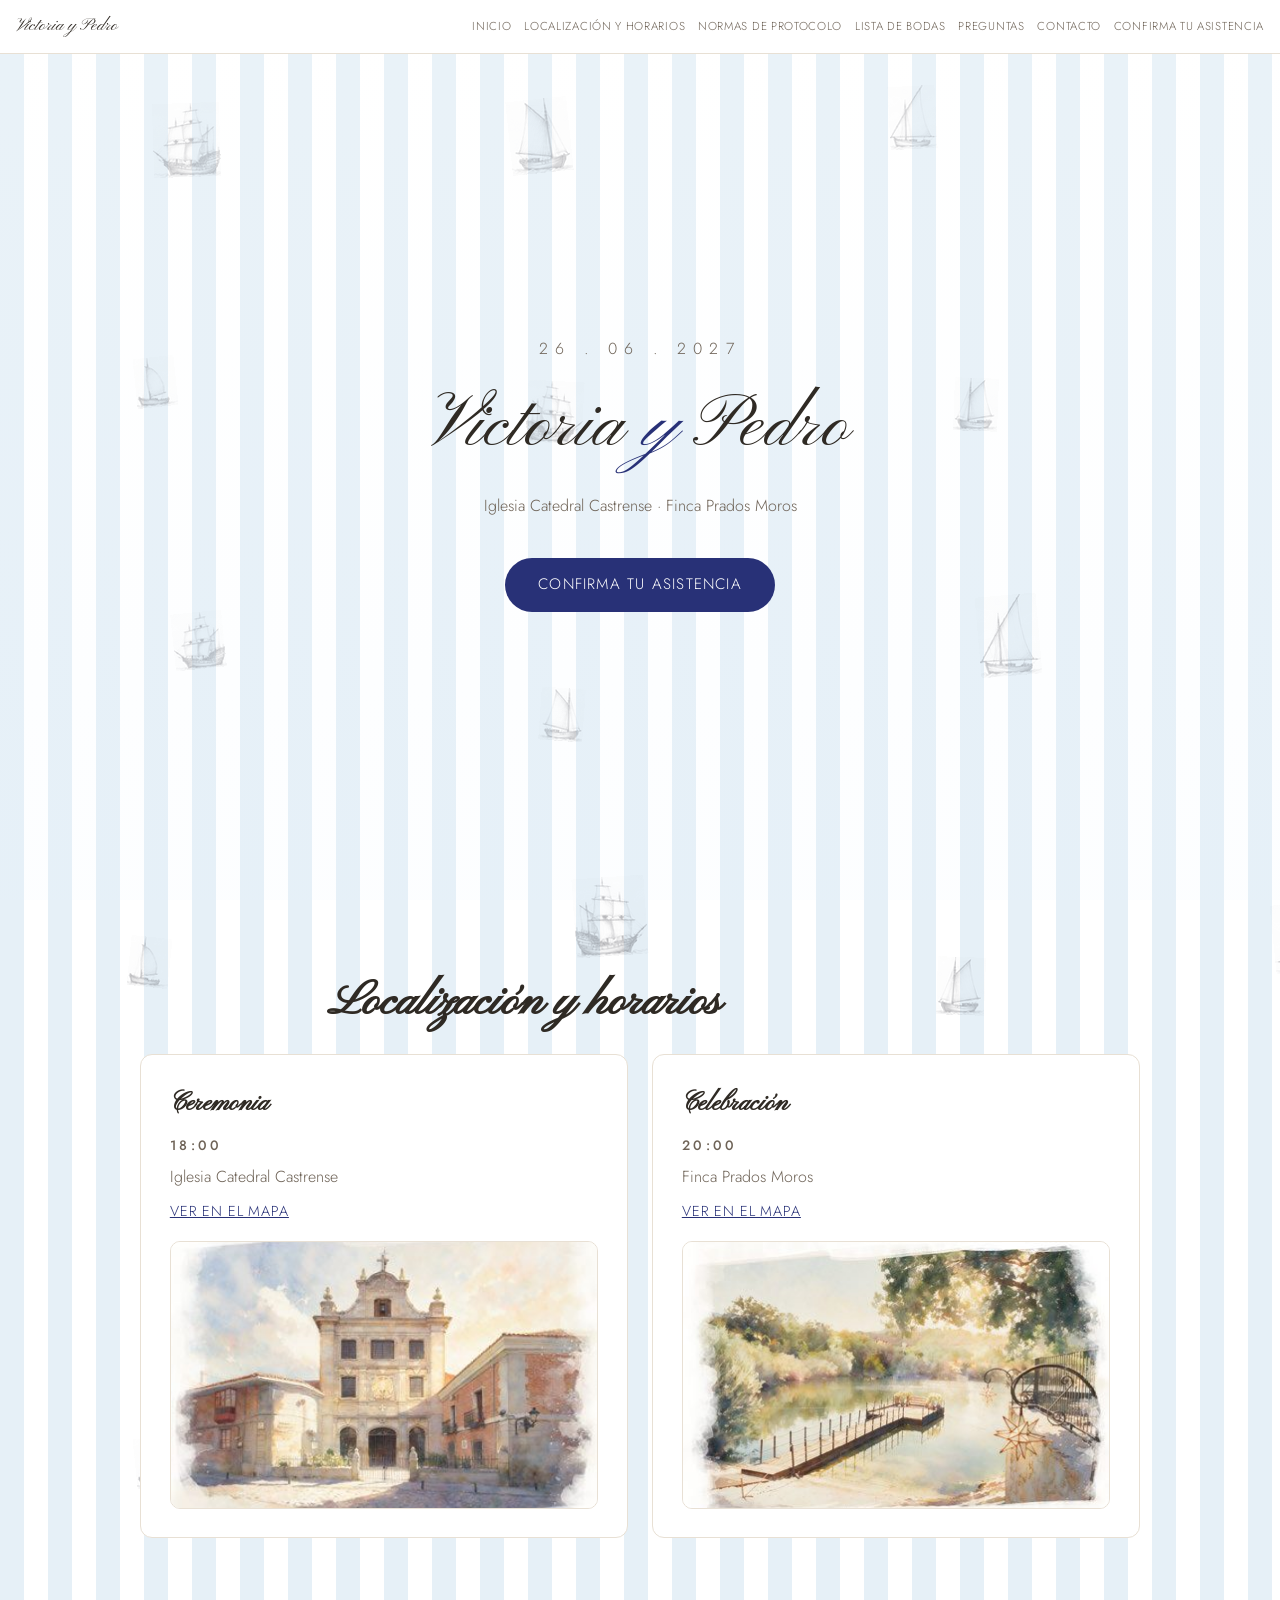
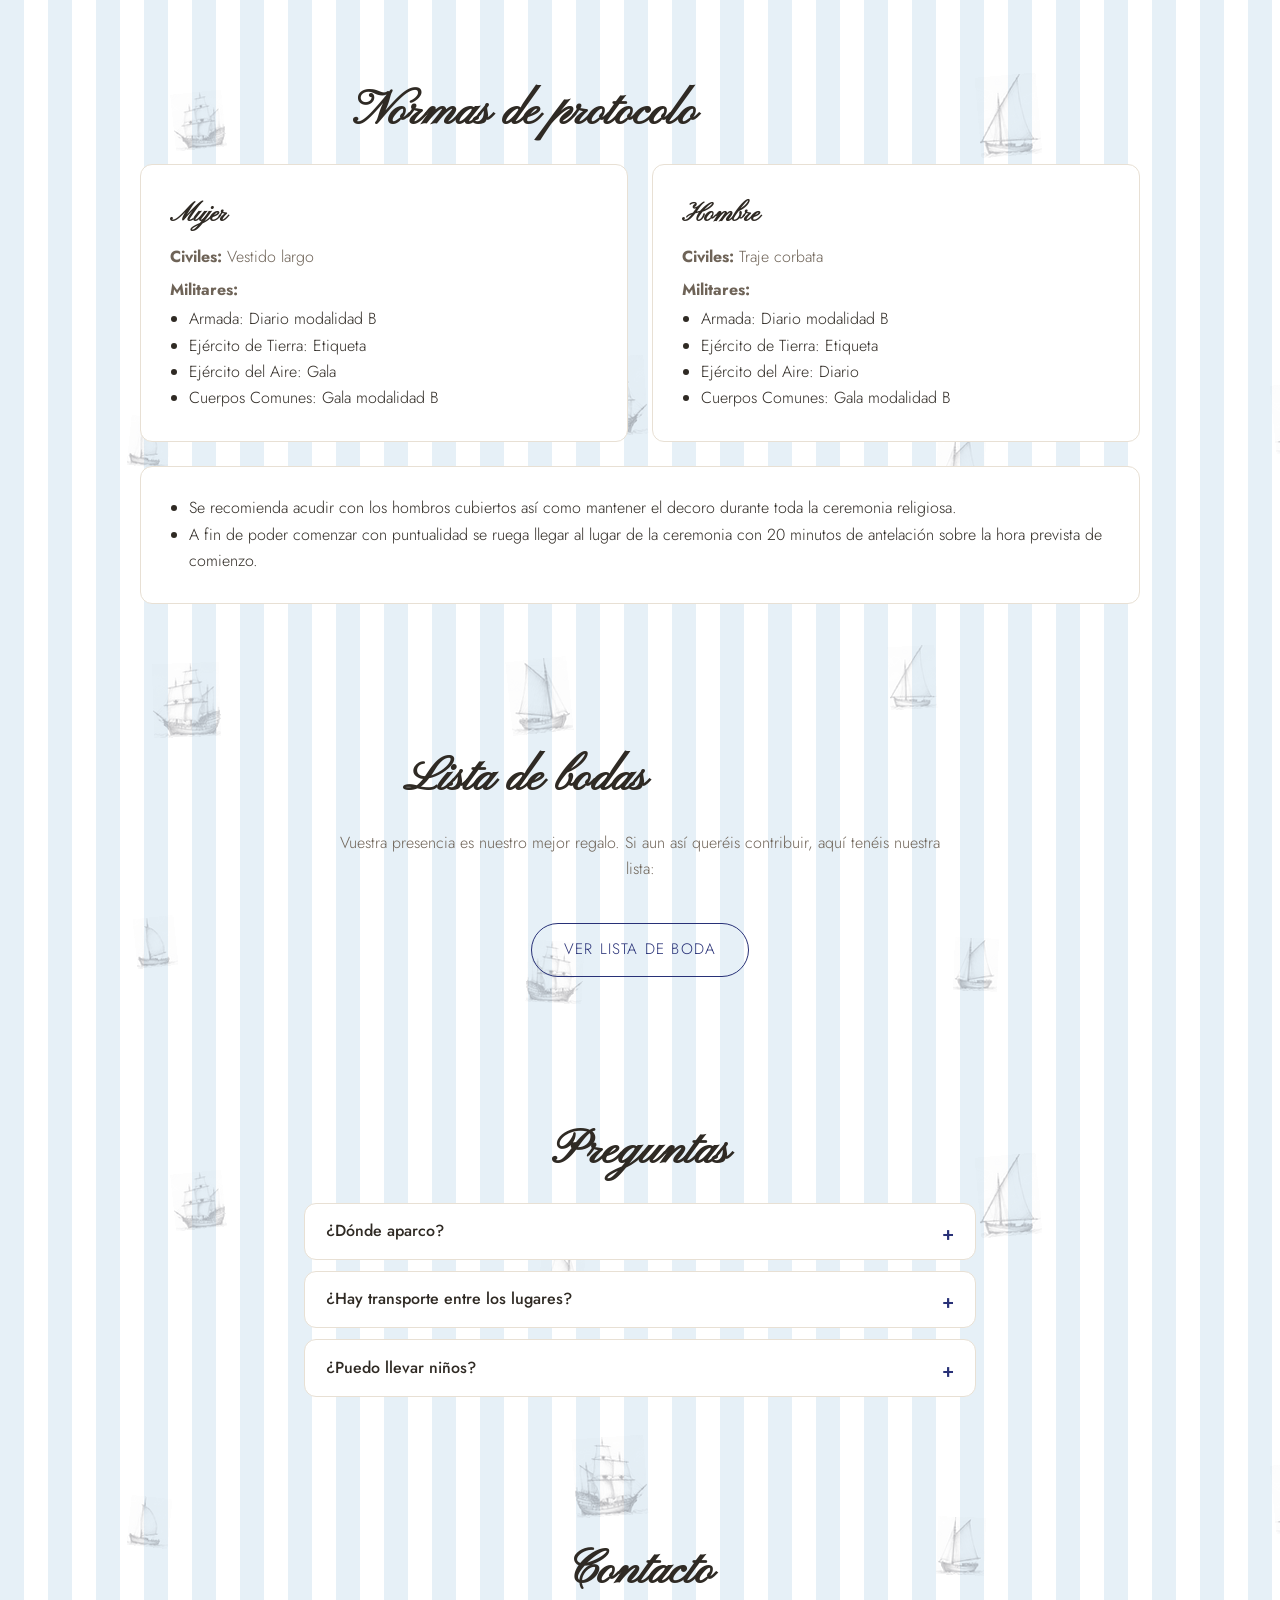
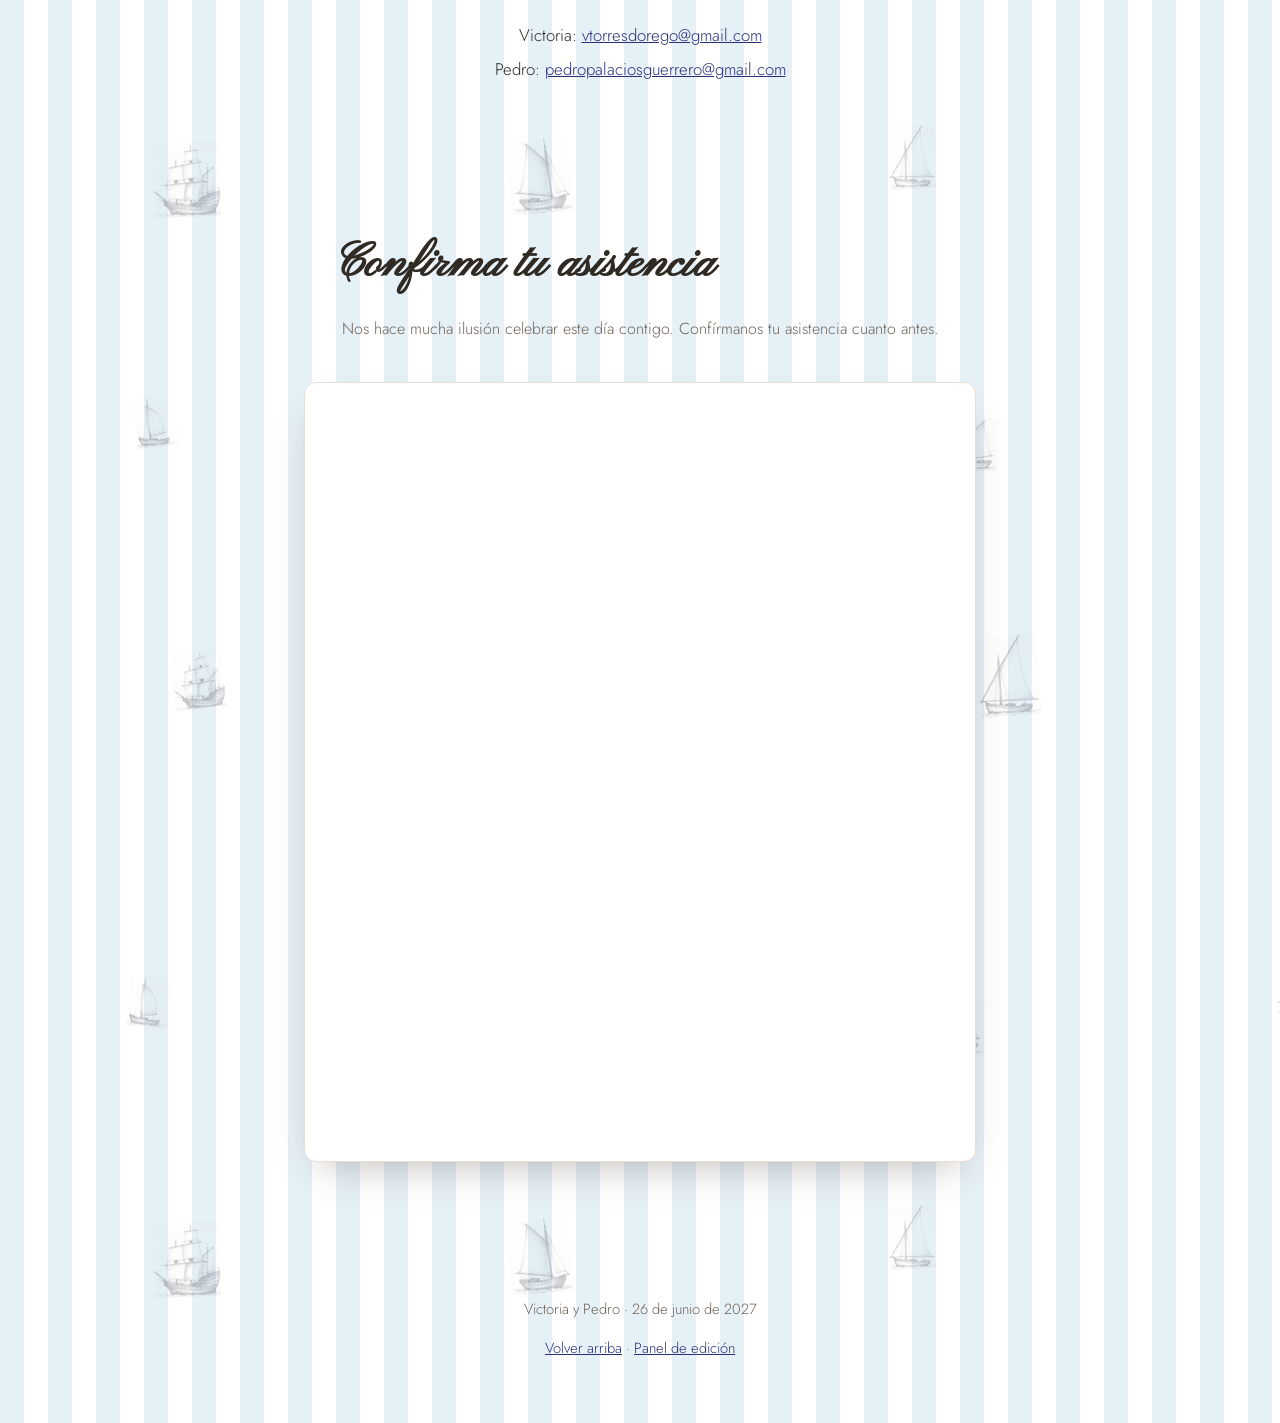
<file: index.html>
<!DOCTYPE html>
<html lang="es">
<head>
  <meta charset="UTF-8">
  <meta name="viewport" content="width=device-width, initial-scale=1.0">
  <title>Victoria y Pedro</title>
  <link rel="preconnect" href="https://fonts.googleapis.com">
  <link rel="preconnect" href="https://fonts.gstatic.com" crossorigin>
  <link href="https://fonts.googleapis.com/css2?family=Pinyon+Script:wght@400&family=Pinyon+Script:wght@400&family=Jost:wght@300;400;500&display=swap" rel="stylesheet">
  <link rel="stylesheet" href="styles.css">
  <style>:root{--bg:#e5f2ff;--bg-alt:#81a9d5;--accent:#283177;--accent-dark:#1700c2;--ink:#2f2a24;--font-display:"Pinyon Script",Georgia,serif;--font-secciones:"Pinyon Script",Georgia,serif;--font-body:"Jost",system-ui,sans-serif;}</style>
</head>
<body>
  <a class="skip-link" href="#contenido">Saltar al contenido</a>
  <nav class="topnav" aria-label="Navegación principal">
    <div class="nav-inner">
      <a class="brand" href="#inicio">Victoria y Pedro</a>
      <button class="nav-toggle" aria-label="Abrir menú" aria-expanded="false">☰</button>
      <ul class="nav-links" role="list"><li><a href="#inicio">Inicio</a></li><li><a href="#sec2">Localización y horarios</a></li><li><a href="#sec3">Normas de protocolo</a></li><li><a href="#sec4">Lista de bodas</a></li><li><a href="#sec5">Preguntas</a></li><li><a href="#sec6">Contacto</a></li><li><a href="#sec7">Confirma tu asistencia</a></li></ul>
    </div>
  </nav>
  <main id="contenido">
<header class="hero" id="inicio">
    <p class="hero-date">26 . 06 . 2027</p>
    <h1 class="hero-names">Victoria <span class="amp">y</span> Pedro</h1>
    <p class="hero-place">Iglesia Catedral Castrense · Finca Prados Moros</p>
    <a class="btn btn-primary" href="#rsvp">Confirma tu asistencia</a>
  </header>
<section class="section section-alt" id="sec2">
      <h2>Localización y horarios</h2>
      <div class="cards">
        <article class="card">
          <h3>Ceremonia</h3>
          <p class="card-time">18:00</p>
          <p>Iglesia Catedral Castrense</p>
          <p class="card-link"><a href="https://www.google.com/maps/search/?api=1&query=Iglesia%20Catedral%20Castrense" target="_blank" rel="noopener">Ver en el mapa</a></p>
          <img class="card-photo" src="fotos/ceremonia.jpg" alt="Foto de la Iglesia Catedral Castrense" loading="lazy" width="600" height="400">
        </article>
        <article class="card">
          <h3>Celebración</h3>
          <p class="card-time">20:00</p>
          <p>Finca Prados Moros</p>
          <p class="card-link"><a href="https://www.google.com/maps/search/?api=1&query=Finca%20Prados%20Moros" target="_blank" rel="noopener">Ver en el mapa</a></p>
          <img class="card-photo" src="fotos/celebracion.jpg" alt="Foto de Finca Prados Moros" loading="lazy" width="600" height="400">
        </article>
      </div>
    </section>
<section class="section section-alt" id="sec3">
      <h2>Normas de protocolo</h2>
      <div class="cards">
        <article class="card" style="text-align:left;">
          <h3>Mujer</h3>
          <p style="margin:0.2rem 0;"><strong>Civiles:</strong> Vestido largo</p>
          
      <p style="margin:0.4rem 0 0.2rem;"><strong>Militares:</strong></p>
      <ul style="margin:0;padding-left:1.2rem;">
        <li>Armada: Diario modalidad B</li>
        <li>Ejército de Tierra: Etiqueta</li>
        <li>Ejército del Aire: Gala</li>
        <li>Cuerpos Comunes: Gala modalidad B</li>
      </ul>
        </article>
        <article class="card" style="text-align:left;">
          <h3>Hombre</h3>
          <p style="margin:0.2rem 0;"><strong>Civiles:</strong> Traje corbata</p>
          
      <p style="margin:0.4rem 0 0.2rem;"><strong>Militares:</strong></p>
      <ul style="margin:0;padding-left:1.2rem;">
        <li>Armada: Diario modalidad B</li>
        <li>Ejército de Tierra: Etiqueta</li>
        <li>Ejército del Aire: Diario</li>
        <li>Cuerpos Comunes: Gala modalidad B</li>
      </ul>
        </article>
      </div>
      <div class="card" style="margin-top:1.5rem;text-align:left;">
        <ul style="margin:0;padding-left:1.2rem;"><li>Se recomienda acudir con los hombros cubiertos así como mantener el decoro durante toda la ceremonia religiosa.</li><li>A fin de poder comenzar con puntualidad se ruega llegar al lugar de la ceremonia con 20 minutos de antelación sobre la hora prevista de comienzo.</li></ul>
      </div>
    </section>
<section class="section section-alt" id="sec4">
      <h2>Lista de bodas</h2>
      <p class="lead">Vuestra presencia es nuestro mejor regalo. Si aun así queréis contribuir, aquí tenéis nuestra lista:</p>
      <a class="btn btn-ghost" href="#">Ver lista de boda</a>
    </section>
<section class="section" id="sec5"><h2>Preguntas</h2><div class="faq"><details><summary>¿Dónde aparco?</summary><p>Habrá parking habilitado.</p></details><details><summary>¿Hay transporte entre los lugares?</summary><p>Sí, habrá autobuses.</p></details><details><summary>¿Puedo llevar niños?</summary><p>¡Por supuesto!</p></details></div></section>
<section class="section" id="sec6"><h2>Contacto</h2>
      <p class="contact-line">Victoria: <a href="mailto:vtorresdorego@gmail.com">vtorresdorego@gmail.com</a></p>
      <p class="contact-line">Pedro: <a href="mailto:pedropalaciosguerrero@gmail.com">pedropalaciosguerrero@gmail.com</a></p></section>
<section class="section section-alt" id="rsvp"><h2>Confirma tu asistencia</h2>
      <p class="lead">Nos hace mucha ilusión celebrar este día contigo. Confírmanos tu asistencia cuanto antes.</p>
      <iframe class="form-embed" src="https://docs.google.com/forms/d/e/1FAIpQLScOudif9hrtqNxII0OQYhGFpOWDW09re_7pNz5BJBKnFUXWIw/viewform?usp=publish-editor&amp;embedded=true" loading="lazy" title="Formulario de asistencia">Cargando…</iframe>
    </section>
  </main>
  <footer class="footer">
    <p>Victoria y Pedro · 26 de junio de 2027</p>
    <p><a href="#inicio">Volver arriba</a> · <a href="panel.html">Panel de edición</a></p>
  </footer>
  <script>
    if (new URLSearchParams(location.search).get("fondo") === "estatico") {
      document.body.classList.add("fondo-estatico");
    }
    const navToggle = document.querySelector(".nav-toggle");
    const navLinks = document.querySelector(".nav-links");
    if (navToggle && navLinks) {
      navToggle.addEventListener("click", () => {
        const abierto = navLinks.classList.toggle("open");
        navToggle.setAttribute("aria-expanded", abierto);
      });
      navLinks.querySelectorAll("a").forEach((a) =>
        a.addEventListener("click", () => navLinks.classList.remove("open"))
      );
    }
  </script>
</body>
</html>
</file>
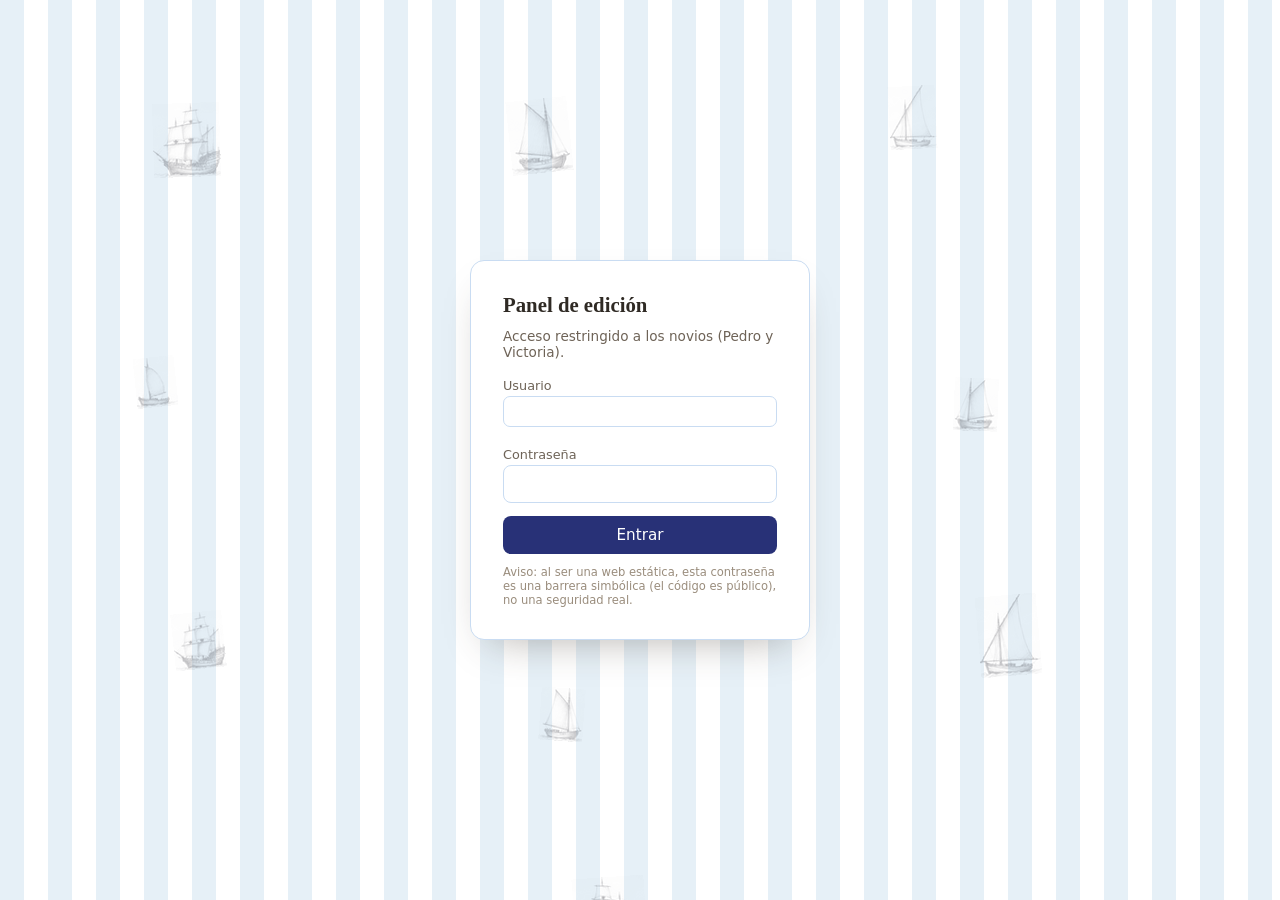
<file: panel.html>
<!DOCTYPE html>
<html lang="es">
<head>
  <meta charset="UTF-8">
  <meta name="viewport" content="width=device-width, initial-scale=1.0">
  <title>Panel de la web — acceso restringido</title>
  <style>
    * { box-sizing: border-box; }
    [hidden] { display: none !important; }
    html, body { height: 100%; }
    body {
      margin: 0;
      font-family: "Segoe UI", system-ui, sans-serif;
      display: flex;
      flex-direction: column;
      height: 100vh;
      height: 100svh;
      overflow: hidden;
      background: #eef4fb;
      color: #2f2a24;
    }
    .gate {
      position: fixed;
      inset: 0;
      z-index: 200;
      display: grid;
      place-items: center;
      background: #e5f2ff url("fondo.png") repeat;
      padding: 1.5rem;
    }
    .gate form {
      background: #fff;
      border: 1px solid #c9dcf2;
      border-radius: 14px;
      padding: 2rem;
      width: 100%;
      max-width: 340px;
      display: grid;
      gap: 0.7rem;
      box-shadow: 0 18px 40px -20px rgba(61, 50, 41, 0.4);
    }
    .gate h1 { font-size: 1.3rem; margin: 0; font-family: Georgia, serif; }
    .gate p { margin: 0; font-size: 0.85rem; color: #6e6357; }
    .gate label { font-size: 0.8rem; color: #6e6357; display: grid; gap: 0.2rem; }
    .gate input {
      font: inherit; font-size: 0.95rem; padding: 0.55rem 0.7rem;
      border: 1px solid #c9dcf2; border-radius: 8px;
    }
    .gate button {
      font: inherit; font-size: 0.95rem; padding: 0.6rem 1rem;
      border-radius: 8px; border: 0; background: #283177; color: #fff; cursor: pointer;
    }
    .gate .error { color: #b03a2e; font-size: 0.85rem; }
    .gate .aviso { font-size: 0.72rem; color: #9a8d7d; }
    header {
      flex: 0 0 auto;
      display: flex;
      align-items: center;
      gap: 0.6rem;
      padding: 0.6rem 1.2rem;
      background: #fff;
      border-bottom: 1px solid #c9dcf2;
    }
    header h1 { font-size: 1.05rem; margin: 0; flex: 1; }
    .pestana {
      font: inherit; font-size: 0.85rem; padding: 0.45rem 1rem;
      border-radius: 999px; border: 1px solid #283177; background: #fff; color: #283177; cursor: pointer;
    }
    .pestana.activa { background: #283177; color: #fff; }
    .contenido { display: flex; flex: 1; min-height: 0; }
    aside {
      flex: 0 0 360px;
      width: 360px;
      overflow-y: auto;
      min-height: 0;
      padding: 1.2rem;
      background: #fff;
      border-right: 1px solid #c9dcf2;
    }
    aside p.nota { font-size: 0.8rem; color: #6e6357; margin: 0 0 1rem; }
    .paleta { display: flex; flex-wrap: wrap; gap: 0.4rem; margin-bottom: 1rem; }
    .paleta button {
      font: inherit; font-size: 0.78rem; padding: 0.4rem 0.7rem;
      border-radius: 999px; border: 1px solid #283177; background: #fff; color: #283177; cursor: pointer;
    }
    .paleta button:hover { background: #283177; color: #fff; }
    .bloque {
      border: 1px solid #c9dcf2; border-radius: 10px; padding: 0.7rem; margin-bottom: 0.7rem; background: #f5f9fd;
    }
    .bloque .cabecera { display: flex; align-items: center; justify-content: space-between; margin-bottom: 0.4rem; }
    .bloque .cabecera strong { font-size: 0.85rem; }
    .bloque .ops button {
      font-size: 0.75rem; border: 1px solid #c9dcf2; background: #fff; border-radius: 6px; cursor: pointer; padding: 0.15rem 0.45rem; margin-left: 0.25rem;
    }
    .bloque .ops .borrar { color: #b03a2e; border-color: #f3c5c0; }
    label { display: block; font-size: 0.75rem; margin: 0.4rem 0 0.15rem; color: #6e6357; }
    input[type="text"], textarea {
      width: 100%; font: inherit; font-size: 0.85rem; padding: 0.4rem 0.55rem;
      border: 1px solid #c9dcf2; border-radius: 7px;
    }
    textarea { resize: vertical; }
    fieldset { border: 1px solid #c9dcf2; border-radius: 10px; margin: 0 0 1rem; padding: 0.8rem; }
    legend { font-size: 0.8rem; font-weight: 600; text-transform: uppercase; letter-spacing: 0.08em; color: #283177; }
    .fila-color { display: flex; align-items: center; gap: 0.6rem; margin-top: 0.5rem; }
    .fila-color label { margin: 0; flex: 1; }
    input[type="color"] { width: 44px; height: 30px; border: 1px solid #c9dcf2; border-radius: 6px; padding: 0; background: none; }
    .acciones { display: grid; gap: 0.5rem; margin-top: 0.8rem; }
    .acciones button { font: inherit; font-size: 0.88rem; padding: 0.6rem 1rem; border-radius: 8px; border: 1px solid #283177; cursor: pointer; }
    .primario { background: #283177; color: #fff; }
    .secundario { background: #fff; color: #283177; }
    main {
      flex: 1;
      min-width: 0;
      min-height: 0;
      padding: 0;
      display: flex;
      flex-direction: column;
    }
    #estado { font-size: 0.75rem; color: #b03a2e; padding: 0.3rem 0.8rem; background: #fff; border-bottom: 1px solid #c9dcf2; min-height: 1.2em; }
    iframe { width: 100%; flex: 1; min-height: 0; border: 0; background: #fff; transition: width 0.25s ease; }
    main.vp-movil { background: #d7e3f2; }
    main.vp-movil iframe { width: 390px; max-width: 100%; margin: 0 auto; border-left: 1px solid #c9dcf2; border-right: 1px solid #c9dcf2; }
    @media (max-width: 700px) {
      .contenido { flex-direction: column; }
      aside { flex: 0 0 45vh; width: auto; border-right: 0; border-bottom: 1px solid #c9dcf2; }
    }
  </style>
</head>
<body>
  <div class="gate" id="gate">
    <form id="login" autocomplete="off">
      <h1>Panel de edición</h1>
      <p>Acceso restringido a los novios (Pedro y Victoria).</p>
      <label>Usuario
        <input type="text" id="usuario" required>
      </label>
      <label>Contraseña
        <input type="password" id="clave" required>
      </label>
      <button type="submit">Entrar</button>
      <p class="error" id="error" hidden>Usuario o contraseña incorrectos.</p>
      <p class="aviso">Aviso: al ser una web estática, esta contraseña es una barrera simbólica (el código es público), no una seguridad real.</p>
    </form>
  </div>

  <div id="app" hidden style="display: flex; flex-direction: column; height: 100%;">
  <header>
    <h1>Panel de la web de la boda</h1>
    <button type="button" class="pestana activa" id="pest-bloques">Bloques</button>
    <button type="button" class="pestana" id="pest-datos">Colores y tipografías</button>
    <span style="flex:1"></span>
    <button type="button" class="pestana activa" id="vp-ordenador" title="Vista de ordenador">💻</button>
    <button type="button" class="pestana" id="vp-movil" title="Vista de móvil (390 px)">📱</button>
  </header>
  <div class="contenido">
  <aside>
    <p class="nota">Pestaña <b>Bloques</b>: estructura y textos de la página. Pestaña <b>Colores y tipografías</b>: fondo y estilos visuales. Abajo, descarga el resultado y el script que lo publica solo.</p>
    <div id="zona-bloques">
      <div class="paleta" id="paleta"></div>
      <div id="lista"></div>
    </div>
    <div id="zona-datos" hidden>
      <form id="formulario"></form>
    </div>
    <div class="acciones">
      <button type="button" class="primario" id="desc-html">Descargar index.html</button>
      <button type="button" class="primario" id="desc-json">Descargar datos.json</button>
      <button type="button" class="primario" id="desc-script">Descargar publicar.py (publica solo)</button>
      <button type="button" class="secundario" id="reiniciar">Volver a la página actual</button>
    </div>
  </aside>
  <main>
    <div id="estado"></div>
    <iframe id="vista" title="Vista previa"></iframe>
  </main>
  </div>
  </div>
  <script src="panel.js"></script>
</body>
</html>
</file>
<file: styles.css>
:root {
  --bg: #fdfcfa;
  --bg-alt: #f5f0e8;
  --ink: #2f2a24;
  --ink-soft: #6e6357;
  --accent: #a05c3b;
  --accent-dark: #844829;
  --card: #ffffff;
  --line: #e8e0d4;
  --radius: 12px;
  --font-display: "Cormorant Garamond", Georgia, serif;
  --font-body: "Jost", "Segoe UI", system-ui, sans-serif;
}

* {
  box-sizing: border-box;
}

html {
  scroll-behavior: smooth;
  scroll-padding-top: 72px;
}

body {
  margin: 0;
  font-family: var(--font-body);
  font-weight: 300;
  color: var(--ink);
  background-color: var(--bg);
  background-image: url("fondo.png");
  background-repeat: repeat;
  line-height: 1.65;
  overflow-x: hidden;
}

.skip-link {
  position: absolute;
  left: -9999px;
  top: 0;
  background: var(--ink);
  color: #fff;
  padding: 0.75rem 1rem;
  z-index: 100;
}

.skip-link:focus {
  left: 0;
}

/* ---------- Barra superior (siempre visible) ---------- */

.topnav {
  position: fixed;
  top: 0;
  left: 0;
  right: 0;
  z-index: 100;
  background: #ffffff;
  border-bottom: 1px solid var(--line);
}

.nav-inner {
  max-width: 1280px;
  margin: 0 auto;
  padding: 0.6rem 1rem;
  display: flex;
  align-items: center;
  justify-content: space-between;
  gap: 0.6rem;
}

.brand {
  font-family: var(--font-display);
  font-weight: 400;
  font-size: 1.15rem;
  color: var(--ink);
  text-decoration: none;
  white-space: nowrap;
}

.nav-links {
  list-style: none;
  display: flex;
  align-items: center;
  justify-content: flex-end;
  flex-wrap: wrap;
  gap: 0.25rem 0.8rem;
  margin: 0;
  padding: 0;
  white-space: nowrap;
}

.nav-links a {
  display: inline-block;
  padding: 0.45rem 0;
  color: var(--ink-soft);
  text-decoration: none;
  font-size: 0.72rem;
  text-transform: uppercase;
  letter-spacing: 0.06em;
  transition: color 0.2s ease;
}

.nav-links a:hover {
  color: var(--accent);
}

.nav-cta {
  background: var(--accent);
  color: #fff !important;
  padding: 0.45rem 1rem;
  border-radius: 999px;
}

.nav-toggle {
  display: none;
  background: none;
  border: 1px solid var(--line);
  border-radius: 8px;
  font-size: 1rem;
  padding: 0.3rem 0.6rem;
  color: var(--ink);
  cursor: pointer;
}

.nav-cta:hover {
  background: var(--accent-dark);
}

/* ---------- Portada ---------- */

.hero {
  min-height: 100vh;
  min-height: 100svh;
  display: grid;
  place-items: center;
  align-content: center;
  gap: 0.6rem;
  text-align: center;
  padding: 6rem 1.5rem 3rem;
  background-image: linear-gradient(rgba(255, 255, 255, 0.14), rgba(229, 242, 255, 0.1)), url("fondo.png");
  background-repeat: repeat;
}

.hero-date {
  font-size: 1rem;
  letter-spacing: 0.45em;
  color: var(--ink-soft);
  margin: 0;
}

@keyframes aparecer {
  from {
    opacity: 0;
    transform: translateY(18px);
  }
  to {
    opacity: 1;
    transform: none;
  }
}

.hero > * {
  animation: aparecer 0.9s ease both;
}

.hero > *:nth-child(1) { animation-delay: 0.15s; }
.hero > *:nth-child(2) { animation-delay: 0.35s; }
.hero > *:nth-child(3) { animation-delay: 0.55s; }
.hero > *:nth-child(4) { animation-delay: 0.75s; }

@keyframes flotar {
  0%, 100% { translate: 0 0; }
  50% { translate: 0 -7px; }
}

@keyframes pulso {
  0%, 100% { box-shadow: 0 0 0 0 rgba(40, 49, 119, 0.35); }
  50% { box-shadow: 0 0 0 10px rgba(40, 49, 119, 0); }
}

@keyframes deriva-fondo {
  from { background-position: 0 0; }
  to { background-position: 1920px 0; }
}

@keyframes deriva-fondo-hero {
  from { background-position: 0 0, 0 0; }
  to { background-position: 0 0, 1920px 0; }
}

.hero {
  animation: deriva-fondo-hero 90s linear infinite;
}

body.fondo-estatico .hero {
  animation: none;
}

.hero-names {
  animation: aparecer 0.9s 0.35s ease both, flotar 6s ease-in-out 1.4s infinite;
}

.hero .btn-primary {
  animation: aparecer 0.9s 0.75s ease both, pulso 2.8s ease-in-out 1.8s infinite;
}

body {
  animation: deriva-fondo 90s linear infinite;
}

body.fondo-estatico {
  animation: none;
}

main#contenido {
  background: transparent;
}

.hero-names {
  font-family: var(--font-display);
  font-weight: 400;
  font-size: clamp(2.4rem, 8vw, 4.6rem);
  line-height: 1.3;
  margin: 0.5rem 0;
  text-align: center;
  text-wrap: balance;
}

.amp {
  font-style: italic;
  font-weight: 400;
  color: var(--accent);
}

.hero-place {
  color: var(--ink-soft);
  margin: 0 0 1.8rem;
}

/* ---------- Botones ---------- */

.btn {
  display: inline-block;
  padding: 0.85rem 2rem;
  border-radius: 999px;
  text-decoration: none;
  font-size: 0.95rem;
  letter-spacing: 0.08em;
  text-transform: uppercase;
  border: 1px solid transparent;
  cursor: pointer;
  font-family: var(--font-body);
}

.btn-primary {
  background: var(--accent);
  color: #fff;
}

.btn-primary:hover {
  background: var(--accent-dark);
}

.btn-ghost {
  border-color: var(--accent);
  color: var(--accent);
  background: transparent;
}

.btn-ghost:hover {
  background: var(--accent);
  color: #fff;
}

.btn:focus-visible,
a:focus-visible,
input:focus-visible,
textarea:focus-visible,
summary:focus-visible {
  outline: 3px solid var(--accent);
  outline-offset: 3px;
}

/* ---------- Secciones ---------- */

.section {
  max-width: 1000px;
  margin: 0 auto;
  padding: 4.5rem 1.5rem;
  text-align: center;
}

.section-alt {
  max-width: none;
  background: transparent;
}

.section-alt > * {
  max-width: 1000px;
  margin-left: auto;
  margin-right: auto;
}

.section h2 {
  font-family: var(--font-secciones, var(--font-display));
  font-weight: 600;
  font-size: clamp(2rem, 4.5vw, 3rem);
  line-height: 1.3;
  margin: 0 0 1.2rem;
  text-align: center;
  text-wrap: balance;
}

.lead {
  color: var(--ink-soft);
  max-width: 38rem;
  margin: 0 auto 2.5rem;
}

/* ---------- Galería ---------- */

.gallery {
  list-style: none;
  margin: 0;
  padding: 0;
  display: grid;
  gap: 1rem;
  grid-template-columns: repeat(3, 1fr);
}

.gallery-item {
  position: relative;
  aspect-ratio: 1;
  border-radius: var(--radius);
  overflow: hidden;
  background: var(--bg-alt);
  border: 1px solid var(--line);
}

.gallery-item img {
  position: absolute;
  inset: 0;
  width: 100%;
  height: 100%;
  object-fit: cover;
}

.gallery-item span {
  position: absolute;
  left: 0;
  right: 0;
  bottom: 0;
  z-index: 1;
  padding: 1.6rem 0.8rem 0.7rem;
  color: #fff;
  font-family: var(--font-display);
  font-style: italic;
  font-size: 1.15rem;
  background: linear-gradient(180deg, transparent, rgba(30, 24, 18, 0.65));
}

/* ---------- Tarjetas ---------- */

.cards {
  display: grid;
  gap: 1.5rem;
  grid-template-columns: repeat(auto-fit, minmax(260px, 1fr));
  text-align: left;
}

.card {
  background: var(--card);
  border: 1px solid var(--line);
  border-radius: var(--radius);
  padding: 1.8rem;
}

.card h3 {
  font-family: var(--font-secciones, var(--font-display));
  font-weight: 600;
  font-size: 1.6rem;
  margin: 0 0 0.5rem;
}

.card-time {
  font-size: 0.85rem;
  font-weight: 500;
  letter-spacing: 0.25em;
  text-transform: uppercase;
  color: var(--accent);
  margin: 0 0 0.5rem;
}

.card p {
  margin: 0 0 0.5rem;
  color: var(--ink-soft);
}

.card-link a {
  color: var(--accent);
  font-size: 0.9rem;
  letter-spacing: 0.06em;
  text-transform: uppercase;
}

.card-photos {
  display: grid;
  grid-template-columns: 1fr 1fr;
  gap: 0.6rem;
  margin-top: 1rem;
}

.card-photo {
  display: block;
  width: 100%;
  aspect-ratio: 16 / 10;
  height: auto;
  object-fit: cover;
  border-radius: 10px;
  border: 1px solid var(--line);
  margin-top: 1rem;
  background: var(--bg-alt);
}

.card-photos img {
  width: 100%;
  aspect-ratio: 4 / 3;
  object-fit: cover;
  border-radius: 8px;
  border: 1px solid var(--line);
  background: var(--bg-alt);
}

/* ---------- Preguntas ---------- */

.faq {
  max-width: 42rem;
  margin: 0 auto;
  text-align: left;
  display: grid;
  gap: 0.7rem;
}

.faq details {
  background: var(--card);
  border: 1px solid var(--line);
  border-radius: var(--radius);
  padding: 0.9rem 1.3rem;
}

.faq summary {
  cursor: pointer;
  font-weight: 500;
  list-style: none;
  position: relative;
  padding-right: 1.5rem;
}

.faq summary::-webkit-details-marker {
  display: none;
}

.faq summary::after {
  content: "+";
  position: absolute;
  right: 0;
  color: var(--accent);
  font-size: 1.2rem;
}

.faq details[open] summary::after {
  content: "–";
}

.faq details p {
  margin: 0.5rem 0 0;
  color: var(--ink-soft);
}

/* ---------- Contacto ---------- */

.contact-line {
  margin: 0.4rem 0;
  font-size: 1.05rem;
}

.contact-line a {
  color: var(--accent);
}

/* ---------- Formulario ---------- */

.rsvp-form {
  max-width: 32rem;
  margin: 0 auto;
  text-align: left;
  display: grid;
  gap: 1.1rem;
  background: var(--card);
  border: 1px solid var(--line);
  border-radius: var(--radius);
  padding: 2rem;
}

.field {
  display: grid;
  gap: 0.35rem;
  border: 0;
  padding: 0;
  margin: 0;
}

.field label,
.field legend {
  font-weight: 500;
  font-size: 0.92rem;
}

.field input[type="text"],
.field input[type="email"],
.field input[type="number"],
.field textarea {
  font: inherit;
  padding: 0.7rem 0.9rem;
  border: 1px solid var(--line);
  border-radius: 8px;
  background: #fff;
  color: var(--ink);
}

.radio {
  display: flex;
  align-items: center;
  gap: 0.6rem;
  font-weight: 300;
}

.radio input {
  accent-color: var(--accent);
}

.rsvp-form .btn {
  justify-self: center;
}

.form-embed {
  display: block;
  width: 100%;
  max-width: 42rem;
  height: 780px;
  margin: 0 auto;
  border: 1px solid var(--line);
  border-radius: var(--radius);
  background: var(--card);
  box-shadow: 0 18px 40px -18px rgba(61, 50, 41, 0.35);
}

.privacidad {
  max-width: 34rem;
  margin: 1rem auto 0;
  font-size: 0.72rem;
  color: var(--ink-soft);
  text-align: center;
}

/* ---------- Pie ---------- */

.footer {
  text-align: center;
  padding: 3rem 1.5rem;
  color: var(--ink-soft);
  font-size: 0.92rem;
}

.footer a {
  color: var(--accent);
}

/* ---------- Móvil ---------- */

@media (max-width: 720px) {
  html {
    scroll-padding-top: 72px;
  }

  .nav-inner {
    position: relative;
    padding: 0.45rem 0.8rem;
  }

  .brand {
    font-size: 0.95rem;
  }

  .nav-toggle {
    display: block;
  }

  .nav-links {
    display: none;
    position: absolute;
    top: 100%;
    left: 0;
    right: 0;
    flex-direction: column;
    align-items: stretch;
    gap: 0.1rem;
    background: #fff;
    border-bottom: 1px solid var(--line);
    box-shadow: 0 18px 30px -18px rgba(61, 50, 41, 0.4);
    padding: 0.6rem 1rem 0.8rem;
    z-index: 90;
  }

  .nav-links.open {
    display: flex;
  }

  .nav-links a {
    font-size: 0.8rem;
    padding: 0.5rem 0.2rem;
    border-bottom: 1px solid var(--line);
  }

  .nav-links li:last-child a {
    border-bottom: 0;
  }

  .nav-cta {
    margin-top: 0.4rem;
    text-align: center;
    padding: 0.5rem 0.8rem !important;
    font-size: 0.75rem;
  }

  .hero {
    padding-top: 8rem;
  }

  .hero-names {
    font-size: clamp(2.2rem, 11vw, 3.4rem);
  }

  .btn {
    width: 100%;
    max-width: 300px;
    text-align: center;
    padding: 0.65rem 1.2rem;
    font-size: 0.8rem;
  }

  .gallery {
    grid-template-columns: repeat(2, 1fr);
  }

  .cards {
    grid-template-columns: 1fr;
  }

  .card-photos {
    grid-template-columns: 1fr 1fr;
  }

  .rsvp-form {
    padding: 1.4rem;
  }

  .section {
    padding: 3.5rem 1.25rem;
  }
}

@media (prefers-reduced-motion: reduce) {
  html {
    scroll-behavior: auto;
  }

  .hero > * {
    animation: none;
  }

  .hero-names,
  .hero .btn-primary,
  .hero,
  body,
  body.fondo-estatico {
    animation: none;
  }
}
</file>
